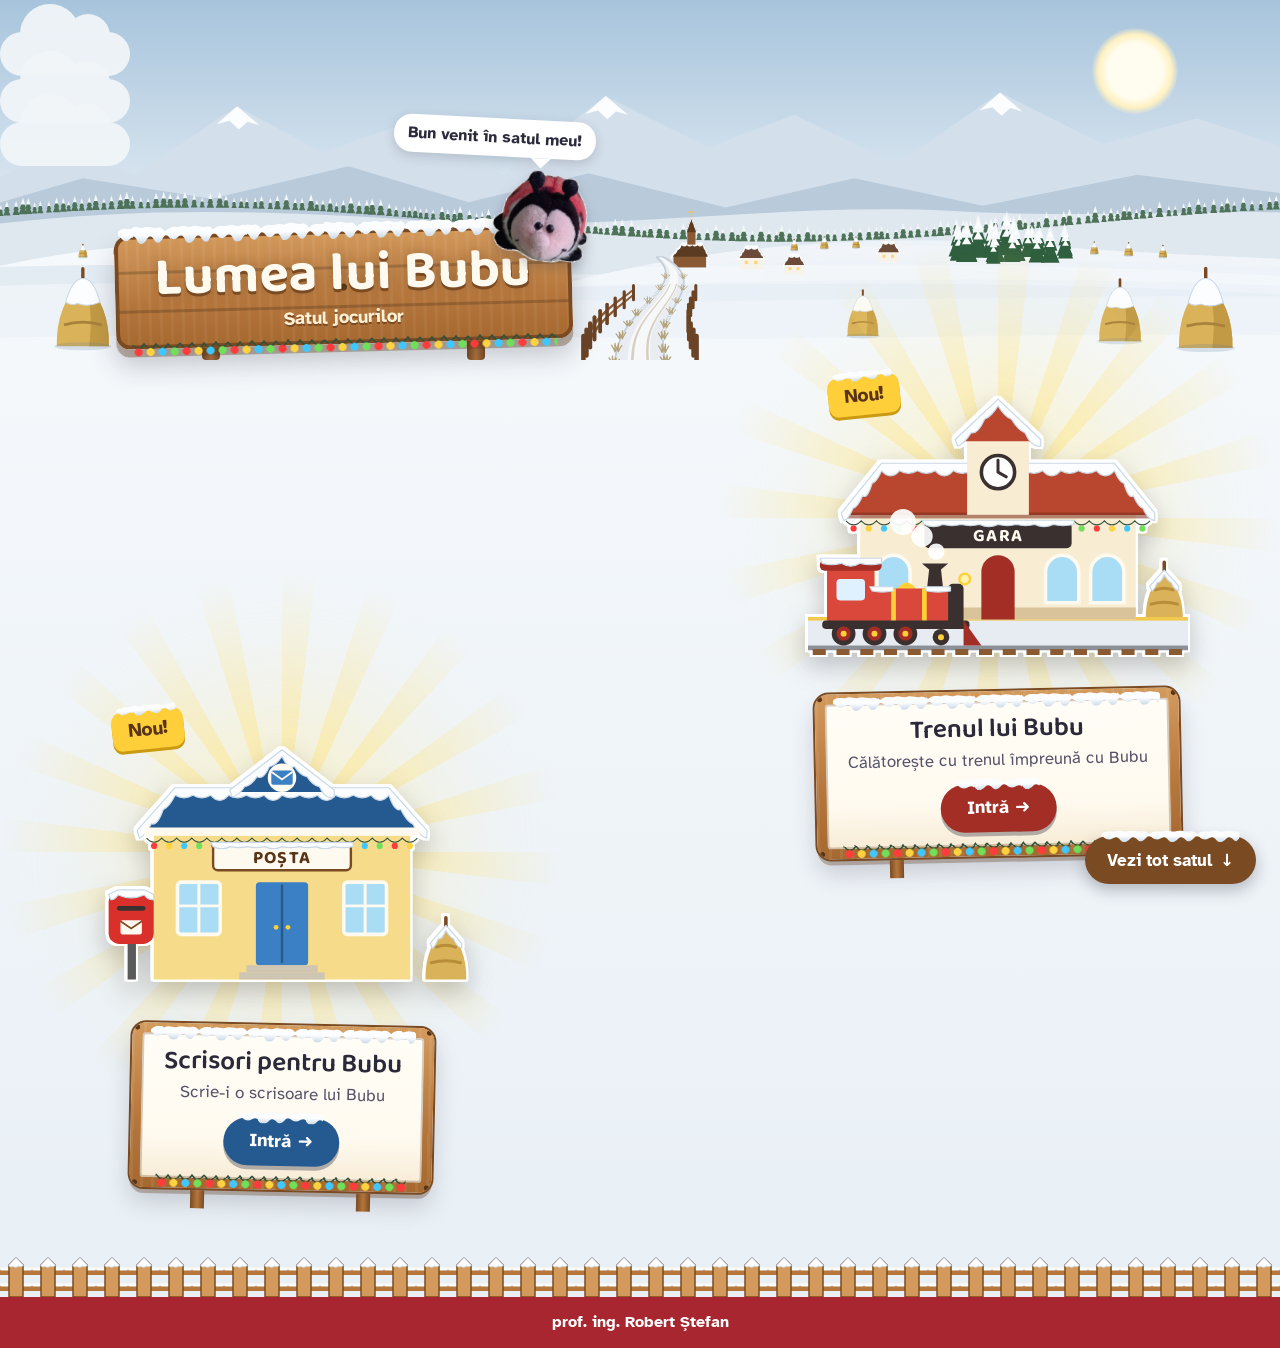
<file: index.html>
<!DOCTYPE html>
<!--
  Home page of "Lumea lui Bubu": a village where every game (or corner of the site) is a building.
  The village: assets/css/village.css; the buildings: data/places.js -> assets/js/buildings.js + assets/css/buildings.css.
-->
<html lang="ro">
<head>
<meta charset="utf-8">
<meta name="viewport" content="width=device-width, initial-scale=1, viewport-fit=cover">
<title>Lumea lui Bubu</title>
<meta name="description" content="Satul lui Bubu, buburuza de pluș: jocuri pentru copii.">
<link rel="icon" href="favicon.ico" sizes="any">
<link rel="icon" href="assets/img/icon-192.png" type="image/png" sizes="192x192">
<link rel="apple-touch-icon" href="assets/img/icon-192.png">
<meta name="theme-color" content="#8fd0f5">
<meta property="og:type" content="website">
<meta property="og:site_name" content="Lumea lui Bubu">
<meta property="og:title" content="Lumea lui Bubu">
<meta property="og:description" content="Satul lui Bubu, buburuza de pluș: jocuri pentru copii.">
<meta property="og:locale" content="ro_RO">
<link rel="preconnect" href="https://fonts.googleapis.com">
<link rel="preconnect" href="https://fonts.gstatic.com" crossorigin>
<link href="https://fonts.googleapis.com/css2?family=Atkinson+Hyperlegible:wght@400;700&family=Baloo+2:wght@500;600;700&display=swap" rel="stylesheet">
<link rel="stylesheet" href="assets/css/village.css">
<link rel="stylesheet" href="assets/css/buildings.css">
<!-- the mode of the village (one for every month: December, January ...): data/modes.js -> assets/js/modes.js -> modes/<name>/mode.css -->
<script src="data/modes.js"></script>
<script src="assets/js/modes.js"></script>
</head>
<body>

<!-- the landscape behind the entrance: sun, clouds and the hills of Bucovina
     (assets/img/landscape.svg, drawn by tools/draw-landscape.py; decoration only) -->
<div class="landscape" aria-hidden="true">
  <span class="landscape__sun"></span>
  <span class="cloud" style="top:9%; --dur:110s; --delay:-30s"></span>
  <span class="cloud" style="top:22%; --dur:140s; --delay:-95s"></span>
  <span class="cloud" style="top:34%; --dur:125s; --delay:-60s"></span>
</div>

<header class="entrance">
  <div class="sign">
    <p class="bubble">Bun venit în satul meu!</p>
    <img class="sign__bubu" src="assets/img/bubu.webp" alt="Bubu, buburuza de pluș" width="320" height="320">
    <div class="sign__board">
      <h1 class="sign__title">Lumea lui Bubu</h1>
      <p class="sign__sub">Satul jocurilor</p>
    </div>
    <div class="sign__posts" aria-hidden="true"></div>
  </div>
</header>

<!-- the buildings of the village (drawn by assets/js/buildings.js from data/places.js) -->
<main class="village" id="village">
</main>

<!-- shows that there are more buildings below (assets/js/scroll-hint.js) -->
<button class="scroll-hint is-gone" id="scroll-hint" type="button" hidden>Vezi tot satul <span class="scroll-hint__arrow" aria-hidden="true">↓</span></button>

<footer class="site-footer">
  <p>prof. ing. Robert Ștefan</p>
</footer>

<script src="data/places.js"></script>
<script src="assets/js/season-shapes.js"></script>
<script src="assets/js/buildings.js"></script>
<script src="assets/js/scenery.js"></script>
<script src="assets/js/road.js"></script>
<script src="assets/js/scroll-hint.js"></script>
</body>
</html>
</file>
<file: assets/css/village.css>
/* =====================================================================
   assets/css/village.css – the VILLAGE: sky, hills, the entrance sign with Bubu, the places of the buildings, the footer.
   The buildings themselves are in assets/css/buildings.css (drawn by assets/js/buildings.js).

   Easy to use for children, parents and grandparents:
     - big, high-contrast texts (Atkinson Hyperlegible was made to be read easily),
     - nothing that works only with a mouse (tablets have no "hover"),
     - every decoration that moves uses only "transform" (cheap for old phones),
       and nothing moves when "reduce motion" is turned on.
   ===================================================================== */

:root {
  --sky-top: #8fd0f5;
  --sky-low: #dff3fc;
  --field: #bfe29a;
  --field-low: #a9d482;
  --ink: #2b2a3a;
  --muted: #55536a;
  --wood: #b5763c;
  --wood-dark: #7a4a22;
  --wood-light: #d39a5c;
  --paper: #fffaf0;
  --road: #efe4cf;
  --road-edge: #d9c7a5;
  --focus: #ffb703;
  /* height of the landscape at the top (sky + hills): it follows the height of the screen,
     so the first row of buildings is seen right away, without scrolling */
  --land-h: clamp(290px, 40vh, 360px);
}

* { box-sizing: border-box; }
html { -webkit-text-size-adjust: 100%; text-size-adjust: 100%; }
body {
  margin: 0;
  min-height: 100vh; min-height: 100dvh;
  display: flex; flex-direction: column;
  font-family: "Atkinson Hyperlegible", "Segoe UI", system-ui, sans-serif;
  font-size: 18px; line-height: 1.4;
  color: var(--ink);
  /* the sky at the top, the field of the village under the hills */
  background: linear-gradient(180deg, var(--sky-top) 0, var(--sky-low) calc(var(--land-h) - 120px), var(--field) var(--land-h), var(--field-low) 100%);
  overflow-x: hidden;
}
h1, h2 { font-family: "Baloo 2", "Atkinson Hyperlegible", sans-serif; }
a:focus-visible, [tabindex]:focus-visible { outline: 5px solid var(--focus); outline-offset: 4px; }

/* ---------- The landscape at the top: sun, clouds and the hills of Bucovina ----------
   assets/img/landscape.svg (tools/draw-landscape.py) does not move; it is "cut" at the sides on narrow screens
   (the middle, with the road and the houses, stays). Only the clouds move, slowly. */
.landscape {
  position: absolute; left: 0; right: 0; top: 0; height: var(--land-h); z-index: 0;
  pointer-events: none; overflow: hidden;
  background: url("../img/landscape.svg") center bottom / cover no-repeat;
}
.landscape__sun {
  position: absolute; right: 8%; top: 28px; width: 86px; height: 86px; border-radius: 50%;
  background: radial-gradient(circle, #fff6b8 0 45%, #ffd84d 60%, rgba(255, 216, 77, 0) 72%);
}
/* the clouds drift very slowly (transform only) */
.cloud {
  position: absolute; display: block; width: 130px; height: 44px;
  background: #fff; border-radius: 40px; opacity: 0.92;
  animation: cloud-drift var(--dur, 90s) linear infinite; animation-delay: var(--delay, 0s);
}
.cloud::before, .cloud::after { content: ""; position: absolute; background: #fff; border-radius: 50%; }
.cloud::before { width: 60px; height: 60px; left: 20px; top: -28px; }
.cloud::after  { width: 44px; height: 44px; left: 66px; top: -18px; }
@keyframes cloud-drift { from { transform: translateX(-200px); } to { transform: translateX(calc(100vw + 60px)); } }

/* ---------- The entrance of the village: a wooden sign with Bubu sitting on it ---------- */
.entrance {
  position: relative; z-index: 2;
  min-height: var(--land-h);
  display: flex; align-items: flex-end; justify-content: center;
  padding: 0 16px;
}
/* wide screens: the sign stands at the left of the road, so the road and the village stay visible */
@media (min-width: 980px) { .entrance { justify-content: flex-start; padding-left: 9vw; } }
.sign { position: relative; display: flex; flex-direction: column; align-items: center; }
/* the board: three planks of wood with nails in the corners */
.sign__board {
  position: relative; z-index: 1;
  padding: clamp(10px, 1.8vh, 16px) clamp(22px, 4vw, 40px) clamp(9px, 1.6vh, 14px);
  border-radius: 14px;
  background:
    radial-gradient(circle, #5a3416 0 3px, transparent 4px) 12px 12px / calc(100% - 24px) calc(100% - 24px) no-repeat,
    linear-gradient(180deg, transparent 0 32%, rgba(0, 0, 0, 0.18) 32% 34%, transparent 34% 66%, rgba(0, 0, 0, 0.18) 66% 68%, transparent 68%),
    repeating-linear-gradient(90deg, rgba(255, 255, 255, 0.05) 0 3px, transparent 3px 11px),
    linear-gradient(180deg, var(--wood-light), var(--wood) 60%, #a5682f);
  box-shadow: inset 0 0 0 4px var(--wood-dark), 0 8px 0 rgba(90, 52, 22, 0.35), 0 16px 26px rgba(43, 42, 58, 0.25);
  text-align: center;
  transform: rotate(-1.5deg);
}
.sign__title {
  margin: 0; font-family: "Baloo 2", "Atkinson Hyperlegible", sans-serif;
  font-weight: 700; font-size: clamp(2rem, min(5.5vw, 6vh), 3.4rem); line-height: 1.05;
  color: var(--paper);
  text-shadow: 0 3px 0 var(--wood-dark), 0 0 12px rgba(90, 52, 22, 0.35);
  letter-spacing: 0.5px;
}
.sign__sub {
  margin: 2px 0 0; font-weight: 700; font-size: clamp(0.95rem, 2.2vw, 1.15rem);
  color: #fff1d6; text-shadow: 0 2px 0 var(--wood-dark);
}
/* the two posts of the sign, going down into the grass */
.sign__posts { display: flex; justify-content: space-between; width: 62%; height: 22px; margin-top: -6px; }
.sign__posts::before, .sign__posts::after {
  content: ""; width: 18px; height: 100%; border-radius: 0 0 4px 4px;
  background: linear-gradient(90deg, var(--wood-dark), var(--wood) 50%, var(--wood-dark));
}
/* Bubu sits on the top right corner of the sign and greets the visitors */
.sign__bubu {
  position: absolute; z-index: 2; right: -18px; top: -62px;
  width: clamp(70px, min(10vw, 11vh), 96px); height: auto;
  filter: drop-shadow(0 6px 6px rgba(43, 42, 58, 0.25));   /* static picture: a filter costs nothing here */
  transform: rotate(8deg);
}
.bubble {
  position: absolute; z-index: 3; right: -24px; top: -112px;
  margin: 0; padding: 8px 14px; border-radius: 18px;
  background: #fff; color: var(--ink);
  font-weight: 700; font-size: 1rem; white-space: nowrap;
  box-shadow: 0 4px 12px rgba(43, 42, 58, 0.18);
  transform: rotate(3deg);
}
.bubble::after {   /* the little tail of the speech bubble, towards Bubu */
  content: ""; position: absolute; right: 44px; bottom: -10px;
  border: 10px solid transparent; border-top-color: #fff; border-bottom: 0;
}

/* ---------- The village: the buildings stand along a country road that winds down the middle ----------
   One building on the left, the next one on the right, a little lower, and so on (assets/js/buildings.js
   marks them .place--left / .place--right). The road (assets/js/road.js) passes between them,
   with a little path to every door. On phones held upright there is no room in the middle:
   the buildings move a little to the left / right and the road winds along the free side. */
.village {
  --w: 38%;            /* width of a building with its name */
  --side: 3%;          /* distance from the edge of the screen */
  --overlap: 170px;    /* how much a building goes up next to the previous one (the zig-zag) */
  position: relative; z-index: 1;
  width: 100%; max-width: 1500px; margin: 0 auto; flex: 1;
  display: flex; flex-direction: column;
  padding: 10px 0 clamp(70px, 10vh, 110px);
}
.village > .place { width: var(--w); }
.village > .place--left  { margin-left: var(--side); }
.village > .place--right { margin-left: calc(100% - var(--w) - var(--side)); }
.village > .place + .place { margin-top: calc(var(--overlap) * -1); }
@media (max-width: 1050px) { .village { --w: 41%; --side: 1.5%; --overlap: 150px; } }
@media (max-width: 640px)  {
  .village { --w: 82%; --side: 0%; --overlap: -34px; }   /* no overlap: one under the other, 34px apart */
}
/* phones held upright: there is no room next to the buildings, so under the last game there is a meadow
   with the rest of the village and the things of the month (fir trees, fruit trees, snowdrops, flowers, children ...) */
@media (max-width: 640px) and (orientation: portrait) {
  .village { padding-bottom: clamp(260px, 48vh, 420px); }
}
@media (orientation: landscape) and (max-height: 520px) { .village { --w: 41%; --overlap: 110px; } }

/* the country road and what stands next to it (drawn by assets/js/road.js; the colors of the road
   are the ones of the road in assets/img/landscape.svg, so the two look like one road) */
.village-road { position: absolute; left: 0; top: 0; width: 100%; z-index: 0; pointer-events: none; overflow: visible; }
/* the things of the village are a little paler than the buildings of the games */
.village-road .vr-scenery { opacity: 0.82; }
.village-road .vr-shadow { fill: rgba(60, 80, 30, 0.22); }
.village-road .vr-sign-post { fill: #8a5a32; }
.village-road .vr-sign-board { stroke: #fffaf0; stroke-width: 2; stroke-linejoin: round; }
.village-road .vr-sign-arrow { fill: none; stroke: #fff; stroke-width: 2.5; stroke-linecap: round; stroke-linejoin: round; }
.village-road .vr-ground-shadow { fill: rgba(70, 100, 40, 0.2); }
.village-road .vr-earth { fill: #dcc196; stroke: #b98f5a; stroke-width: 3; stroke-linejoin: round; }
.village-road .vr-earth--open { stroke: none; }
.village-road .vr-rim { fill: none; stroke: #b98f5a; stroke-width: 3; stroke-linecap: round; stroke-linejoin: round; }
.village-road .vr-light { fill: #e8d4ab; }
.village-road .vr-rut { fill: none; stroke: #c4a06a; stroke-width: 3; stroke-linecap: round; opacity: 0.5; }
.village-road .vr-border-stone { fill: #cfc4b2; stroke: #a99a83; stroke-width: 1; }
.village-road .vr-pebble { fill: #c2a77a; }
.village-road .vr-tuft { fill: none; stroke: #6aa84a; stroke-width: 2; stroke-linecap: round; }
.village-road .vr-flower { fill: #fff; }
.village-road .vr-flower--2 { fill: #ffe066; }
.village-road .vr-flower--3 { fill: #ff9eb5; }

/* the life of the village in the free places (drawn by assets/js/scenery.js) */
.village-road .sc-shadow { fill: rgba(60, 80, 30, 0.2); }
.village-road .sc-trunk { fill: #7a4a22; }
.village-road .sc-leaf { fill: #4f9a3e; }
.village-road .sc-leaf-light { fill: #63ad4a; }
.village-road .sc-leaf-small { fill: #4f9a3e; }
.village-road .sc-apple circle { fill: #d9302b; }
.village-road .sc-fir { fill: #2f6e35; }
.village-road .sc-fir-light { fill: #3f8a42; }
.village-road .sc-legs { stroke: #3b3030; stroke-width: 2.5; stroke-linecap: round; }
.village-road .sc-legs-thick { stroke: #3b3030; stroke-width: 4; stroke-linecap: round; }
.village-road .sc-wool circle { fill: #fbfaf5; stroke: #d9d6cb; stroke-width: 1; }
.village-road .sc-face { fill: #3b3030; }
.village-road .sc-eye { fill: #fff; }
.village-road .sc-cow { fill: #fbfaf5; stroke: #cfc9bb; stroke-width: 1; }
.village-road .sc-spot { fill: #3b3030; }
.village-road .sc-muzzle { fill: #f2b8b0; }
.village-road .sc-tail { fill: none; stroke: #3b3030; stroke-width: 2; stroke-linecap: round; }
.village-road .sc-horn { stroke: #e6d6b0; stroke-width: 2.5; stroke-linecap: round; }
.village-road .sc-cow .sc-eye, .village-road .sc-cow ~ .sc-eye { fill: #3b3030; }
.village-road .sc-hen { fill: #fbfaf5; stroke: #d9d6cb; stroke-width: 0.8; }
.village-road .sc-hen-brown { fill: #b36a32; }
.village-road .sc-hen-leg { stroke: #e0a020; stroke-width: 1.5; }
.village-road .sc-beak { fill: #f0a020; }
.village-road .sc-comb { fill: #d9302b; stroke: #d9302b; stroke-width: 1.5; }
.village-road .sc-pond-edge { fill: #a7cf7f; }
.village-road .sc-water { fill: #8ccbe8; }          /* the January mode turns it to ice */
.village-road .sc-stone { fill: #a39b8e; }
.village-road .sc-ripple { fill: none; stroke: #c9e9f7; stroke-width: 2; stroke-linecap: round; }
.village-road .sc-duck { fill: #fbfaf5; }
.village-road .sc-reed { stroke: #5f9a3a; stroke-width: 2.5; stroke-linecap: round; }
.village-road .sc-cattail { stroke: #7a4a22; stroke-width: 4.5; stroke-linecap: round; }
.village-road .sc-plank { fill: #8a5a32; }
.village-road .sc-hive-yellow { fill: #f2c84b; }
.village-road .sc-hive-blue { fill: #5b9bd5; }
.village-road .sc-hive-red { fill: #d9534f; }
.village-road .sc-hive-roof { fill: #7a4a22; }
.village-road .sc-ink { fill: #3b3030; }
.village-road .sc-bee { fill: #3b3030; }
.village-road .sc-hay { fill: #d9b25a; }
.village-road .sc-hay-dark { fill: #c29a45; }
.village-road .sc-hay-line { fill: none; stroke: #b88d3a; stroke-width: 2; stroke-linecap: round; }
.village-road .sc-cart { fill: #8a5a32; }
.village-road .sc-shaft { stroke: #8a5a32; stroke-width: 3.5; stroke-linecap: round; }
.village-road .sc-wheel { fill: none; stroke: #6b4426; stroke-width: 3.5; }
.village-road .sc-spoke { stroke: #6b4426; stroke-width: 2; }
.village-road .sc-post { fill: none; stroke: #7a4a22; stroke-width: 4; stroke-linecap: round; }
.village-road .sc-shirt { fill: #d9534f; }
.village-road .sc-straw { stroke: #e3c169; stroke-width: 3; stroke-linecap: round; }
.village-road .sc-sack { fill: #e8d3a2; }
.village-road .sc-hat { fill: #5a3416; stroke: #5a3416; stroke-width: 2.5; stroke-linejoin: round; }
.village-road .sc-stem { stroke: #4f8a32; stroke-width: 2.5; }
.village-road .sc-stem-thin { fill: none; stroke: #4f8a32; stroke-width: 1.6; stroke-linecap: round; }
.village-road .sc-petals { fill: #ffcf3a; stroke: #f0a020; stroke-width: 2; stroke-dasharray: 2 2; }
.village-road .sc-seeds { fill: #6b4426; }
.village-road .sc-cross { fill: none; stroke: #8a5a32; stroke-width: 5; stroke-linecap: round; }
.village-road .sc-roof-small { fill: #5b3b22; }
.village-road .sc-icon { fill: #e9c46a; }
.village-road .sc-soil { fill: #b98a5a; }
.village-road .sc-sprout { fill: #7cc35a; }
.village-road .sc-cabbage { fill: #5a9e3e; }
.village-road .sc-pole { stroke: #7a4a22; stroke-width: 4; stroke-linecap: round; }
.village-road .sc-nest { fill: #9a6a3a; }
.village-road .sc-stork { fill: #fbfaf5; }
.village-road .sc-stork-neck { fill: none; stroke: #fbfaf5; stroke-width: 4; stroke-linecap: round; }
.village-road .sc-stork-beak { fill: #e8572a; }
.village-road .sc-log { fill: #a8693a; }
.village-road .sc-log-ring { fill: #e3c08f; }
.village-road .sc-house-wall { fill: #f7f3ea; stroke: #ddd5c3; stroke-width: 1; }
.village-road .sc-house-roof { fill: #6b4a3a; }
.village-road .sc-house-ridge { stroke: #4e3428; stroke-width: 3; stroke-linecap: round; }
.village-road .sc-house-base { fill: #8fb7d9; }
.village-road .sc-house-window { fill: #bfe0f5; stroke: #2f6db0; stroke-width: 2; }
.village-road .sc-house-cross { stroke: #2f6db0; stroke-width: 1.5; }
.village-road .sc-house-door { fill: #6b4426; }
.village-road .sc-house-band { stroke: #2f6db0; stroke-width: 2.5; }
.village-road .sc-house-post { stroke: #8a5a32; stroke-width: 2.5; }
.village-road .sc-mill { fill: #b07a45; stroke: #7a4a22; stroke-width: 1.5; }
.village-road .sc-mill-roof { fill: #5b3b22; }
.village-road .sc-sail-arm { stroke: #6b4426; stroke-width: 2.5; }
.village-road .sc-sail { fill: #f3ead7; stroke: #a8936f; stroke-width: 1; }
.village-road .sc-horse { fill: #8a5532; }
.village-road .sc-horse-leg { stroke: #6b3f22; stroke-width: 4; stroke-linecap: round; }
.village-road .sc-mane { fill: #3b2a20; }
.village-road .sc-horse-tail { fill: none; stroke: #3b2a20; stroke-width: 3.5; stroke-linecap: round; }
.village-road .sc-kennel { fill: #c7884f; stroke: #7a4a22; stroke-width: 1.5; }
.village-road .sc-kennel-roof { fill: #b9472f; }
.village-road .sc-dog { fill: #e3b67a; }
.village-road .sc-dog-ear { fill: none; stroke: #a8763f; stroke-width: 3; stroke-linecap: round; }
.village-road .sc-dog-tail { fill: none; stroke: #e3b67a; stroke-width: 3; stroke-linecap: round; }
.village-road .sc-bench { fill: #9a6a3a; }
.village-road .sc-bench-leg { stroke: #6b4426; stroke-width: 2.5; stroke-linecap: round; }
.village-road .sc-line { fill: none; stroke: #8a8f98; stroke-width: 1.2; }
.village-road .sc-ie { fill: #fbfaf5; stroke: #d9d6cb; stroke-width: 1; }
.village-road .sc-embroidery { fill: none; stroke: #d9302b; stroke-width: 1.8; stroke-dasharray: 2 1.5; }
.village-road .sc-embroidery--2 { stroke: #2f2a6a; }
.village-road .sc-rabbit { fill: #b8a48c; }
.village-road .sc-tail-white { fill: #fff; }
.village-road .sc-stalk { fill: #f3ead7; }
.village-road .sc-cap { fill: #d9302b; }
.village-road .sc-dot { fill: #fff; }
.village-road .sc-wing-1 { fill: #ffcf3a; }
.village-road .sc-wing-2 { fill: #ff9eb5; }
.village-road .sc-wing-3 { fill: #8fb8ff; }
.village-road .sc-ink-line { stroke: #3b3030; stroke-width: 1.4; stroke-linecap: round; }
.village-road .sc-flower-white { fill: #fff; }
.village-road .sc-flower-yellow { fill: #ffe066; }
.village-road .sc-flower-pink { fill: #ff9eb5; }
.village-road .sc-flower-blue { fill: #8fb8ff; }
.village-road .sc-snowman { fill: #fbfdff; stroke: #c9d8e6; stroke-width: 1; }
.village-road .sc-twig { fill: none; stroke: #6b4426; stroke-width: 2; stroke-linecap: round; }
.village-road .sc-scarf { fill: #d9302b; }
.village-road .sc-carrot { fill: #f08a24; }

/* ---------- The seasonal shapes (assets/js/season-shapes.js): snow, lights, ornaments and the snowman ----------
   They are drawn with the buildings and the things of the village, but hidden here;
   a mode of the page (modes/<name>/mode.css) shows the ones it needs and gives them their colors. */
.snow, .lights, .ornaments, .bow, .village-road .sc-item--snowman { display: none; }
.snow { fill: #fbfdff; stroke: #c9d8e6; stroke-width: 1; stroke-linejoin: round; }
.lights__wire { fill: none; stroke: #3b3030; stroke-width: 1; }
.bulb--1 { fill: #ff4d4d; }
.bulb--2 { fill: #ffd23f; }
.bulb--3 { fill: #4dd2ff; }
.bulb--4 { fill: #7ee06a; }
.tree-star { fill: #ffd23f; stroke: #e0a020; stroke-width: 1; stroke-linejoin: round; }
.bow__white { fill: #ffffff; stroke: #c8202a; stroke-width: 0.8; }
.bow__red { fill: #d6202a; }
.bow__string { fill: none; stroke: #ffffff; stroke-width: 2.2; stroke-linecap: round; }
.bow__twist { fill: none; stroke: #d6202a; stroke-width: 2.2; stroke-dasharray: 2 2; }
/* the patches of the season in the free places of the village (assets/js/scenery.js, drawn only when a mode asks for them):
   snowdrops, spring flowers, puddles, sheaves of wheat, watermelons, pumpkins, fallen leaves, insects, children, sleds, corn, baskets */
.village-road .sc-sd-green, .village-road .sc-bl-green { fill: none; stroke: #4f9a3e; stroke-width: 1.6; stroke-linecap: round; }
.village-road .sc-sd-bell { fill: #ffffff; stroke: #b9c7b0; stroke-width: 0.6; }
.village-road .sc-bl-red { fill: #e8413a; }
.village-road .sc-bl-yellow { fill: #ffd23f; }
.village-road .sc-bl-pink { fill: #ff8fb5; }
.village-road .sc-bl-purple { fill: #a36be0; }
.village-road .sc-bl-white { fill: #ffffff; }
.village-road .sc-bl-blue { fill: #6aa8ff; }
.village-road .sc-bl-center { fill: #f0a020; }
.village-road .sc-puddle { fill: #8fb9d6; }
.village-road .sc-puddle-shine { fill: none; stroke: #e3f2fb; stroke-width: 1.6; stroke-linecap: round; }
.village-road .sc-bee { fill: #ffcf3a; }
.village-road .sc-bee-stripe { stroke: #3b3030; stroke-width: 1.2; }
.village-road .sc-bug-wing { fill: rgba(255, 255, 255, 0.85); stroke: #b9c7d4; stroke-width: 0.5; }
.village-road .sc-bug-ink { fill: #3b3030; }
.village-road .sc-ladybug { fill: #e3262b; }
.village-road .sc-ladybug-line { stroke: #3b3030; stroke-width: 0.6; }
.village-road .sc-child-limb { fill: none; stroke: #e8b48f; stroke-width: 2; stroke-linecap: round; }
.village-road .sc-child-skin { fill: #f3c9a6; }
.village-road .sc-child-hair { fill: #6b4426; }
.village-road .sc-child-string { fill: none; stroke: #8a8f98; stroke-width: 0.6; }
.village-road .sc-child-hat, .village-road .sc-child-bag { display: none; }
.village-road .sc-wheat { fill: #e8c25a; stroke: #c99a35; stroke-width: 0.8; }
.village-road .sc-wheat-band { stroke: #a8762c; stroke-width: 1.6; }
.village-road .sc-wheat-ears { stroke: #d9ad45; stroke-width: 1.4; stroke-linecap: round; }
.village-road .sc-melon { fill: #3f8a3a; }
.village-road .sc-melon-stripe { fill: none; stroke: #2a5f2a; stroke-width: 1.2; }
.village-road .sc-melon-rind { fill: #3f8a3a; }
.village-road .sc-melon-red { fill: #ec4a4a; }
.village-road .sc-pumpkin { fill: #f08a24; }
.village-road .sc-pumpkin-rib { fill: none; stroke: #c96a12; stroke-width: 1.2; }
.village-road .sc-pumpkin-stem { fill: none; stroke: #5f7a2a; stroke-width: 2; stroke-linecap: round; }
.village-road .sc-sled-runner { fill: none; stroke: #7a4a22; stroke-width: 1.6; stroke-linecap: round; }
.village-road .sc-sled-seat { fill: #c0392b; }
.village-road .sc-sled-rope { fill: none; stroke: #8a8f98; stroke-width: 0.8; }
.village-road .sc-sled-scarf { stroke: #ffd23f; stroke-width: 1.8; stroke-linecap: round; }
.village-road .sc-corn { fill: #d9c08a; stroke: #b39461; stroke-width: 0.8; stroke-linejoin: round; }
.village-road .sc-corn-line { fill: none; stroke: #b39461; stroke-width: 1; stroke-linecap: round; }
.village-road .sc-cob { fill: #f2c13c; stroke: #d9a020; stroke-width: 0.6; }
.village-road .sc-basket { fill: #c08a4a; stroke: #8a5a2a; stroke-width: 0.8; }
.village-road .sc-basket-weave { stroke: #8a5a2a; stroke-width: 0.8; }
.village-road .sc-basket-handle { fill: none; stroke: #8a5a2a; stroke-width: 1.6; stroke-linecap: round; }
.village-road .sc-apple-red { fill: #d9302b; }
.village-road .sc-grapes { fill: #7b4ab0; }
.village-road .sc-fallen--1 { fill: #e8892a; }
.village-road .sc-fallen--2 { fill: #d9532b; }
.village-road .sc-fallen--3 { fill: #f2c13c; }
.village-road .sc-fallen--4 { fill: #a8692e; }

/* ---------- "Vezi tot satul": a button at the bottom of the screen that shows there is more below ----------
   shown by assets/js/scroll-hint.js only while the page is at the top and something is hidden below;
   a tap scrolls to the next buildings */
.scroll-hint {
  position: fixed; z-index: 20; left: 50%; bottom: calc(16px + env(safe-area-inset-bottom, 0px));
  display: inline-flex; align-items: center; gap: 8px;
  min-height: 48px; padding: 10px 22px; border: 0; border-radius: 999px;
  background: var(--wood-dark); color: #fff;
  font: 700 1.05rem "Atkinson Hyperlegible", system-ui, sans-serif;
  box-shadow: 0 6px 16px rgba(43, 42, 58, 0.3);
  cursor: pointer;
  transform: translateX(-50%);
  transition: opacity 0.3s, transform 0.3s;
}
.scroll-hint[hidden] { display: none; }
.scroll-hint.is-gone { opacity: 0; transform: translate(-50%, 20px); pointer-events: none; }
/* wide screens: in the bottom right corner, where it does not cover a building */
@media (min-width: 641px) {
  .scroll-hint { left: auto; right: 24px; transform: none; }
  .scroll-hint.is-gone { transform: translateY(20px); }
}
.scroll-hint__arrow { display: inline-block; animation: hint-bounce 1.4s ease-in-out infinite; }
@keyframes hint-bounce { 0%, 100% { transform: translateY(-2px); } 50% { transform: translateY(4px); } }

/* ---------- Things falling over the page: snowflakes, petals, leaves ...
   made by assets/js/modes.js only when a mode asks for them (--falling-count in modes/<name>/mode.css);
   the mode also says how they look (.falling__item, .falling__item--big).
   Each one moves only with "transform" (done by the graphics card), in one of three gentle zig-zags. ---------- */
.falling {
  position: fixed; top: 0; left: 0; right: 0; bottom: 0; z-index: 15;
  pointer-events: none; overflow: hidden; contain: strict;
}
.falling__item {
  position: absolute; top: -24px; display: block;
  border-radius: 50%; background: #fff;
  animation: falling-1 12s linear infinite;
}
.falling__item--2 { animation-name: falling-2; }
.falling__item--3 { animation-name: falling-3; }
@keyframes falling-1 {
  0% { transform: translate3d(0, 0, 0); }
  25% { transform: translate3d(16px, 27vh, 0); }
  50% { transform: translate3d(-6px, 54vh, 0); }
  75% { transform: translate3d(14px, 81vh, 0); }
  100% { transform: translate3d(0, calc(100vh + 48px), 0); }
}
@keyframes falling-2 {
  0% { transform: translate3d(0, 0, 0); }
  30% { transform: translate3d(-18px, 32vh, 0); }
  60% { transform: translate3d(4px, 64vh, 0); }
  100% { transform: translate3d(-12px, calc(100vh + 48px), 0); }
}
@keyframes falling-3 {
  0% { transform: translate3d(0, 0, 0); }
  20% { transform: translate3d(8px, 21vh, 0); }
  45% { transform: translate3d(22px, 48vh, 0); }
  70% { transform: translate3d(6px, 75vh, 0); }
  100% { transform: translate3d(18px, calc(100vh + 48px), 0); }
}

/* ---------- Footer: a wooden fence and the name of the teacher ---------- */
.site-footer {
  position: relative; z-index: 1; margin-top: auto;
  background: #6d9e45; color: #fff;
  text-align: center; font-weight: 700; font-size: 1rem;
  padding: 14px 16px calc(14px + env(safe-area-inset-bottom, 0px));
}
.site-footer::before {   /* the wooden fence on top of the footer: one picket + two rails, repeated */
  content: ""; position: absolute; left: 0; right: 0; bottom: 100%; height: 40px;
  background: url("data:image/svg+xml,%3Csvg xmlns='http://www.w3.org/2000/svg' viewBox='0 0 32 40'%3E%3Crect x='0' y='12' width='32' height='6' fill='%23b5763c'/%3E%3Crect x='0' y='28' width='32' height='6' fill='%23b5763c'/%3E%3Cpath d='M9 40 V8 L16 1 L23 8 V40 Z' fill='%23d39a5c' stroke='%237a4a22' stroke-width='1.5'/%3E%3C/svg%3E") repeat-x left bottom / 32px 40px;
  pointer-events: none;
}
.site-footer p { margin: 0; }

/* ---------- Phones held upright ---------- */
@media (max-width: 600px) {
  :root { --land-h: 300px; }
  body { font-size: 17px; }
  .landscape__sun { width: 56px; height: 56px; right: 6%; top: 16px; }
  .sign__bubu { right: -6px; top: -58px; }
  .bubble { right: 4px; top: -94px; font-size: 0.95rem; }
}

/* ---------- Phones turned sideways: a short screen, so a small sign on the left
   and the first buildings visible without scrolling ---------- */
@media (orientation: landscape) and (max-height: 520px) {
  :root { --land-h: 190px; }
  .landscape__sun { width: 46px; height: 46px; top: 8px; }
  .entrance { justify-content: flex-start; padding-left: 6vw; }
  .sign__title { font-size: 1.7rem; }
  .sign__sub { font-size: 0.85rem; }
  .sign__board { padding: 7px 22px 6px; }
  .sign__posts { height: 12px; }
  .sign__bubu { width: 56px; right: -30px; top: -34px; }
  .cloud { zoom: 0.7; }                     /* smaller clouds (zoom: the animation already uses transform) */
  .cloud:nth-of-type(4) { display: none; }  /* the lowest cloud would cover the road */
  .bubble { display: none; }
  .village { padding-top: 0; }
  .scroll-hint { bottom: 10px; right: 14px; min-height: 42px; padding: 7px 18px; font-size: 0.95rem; }
}

@media (prefers-reduced-motion: reduce) {
  *, *::before, *::after { animation: none !important; transition: none !important; }
}
@media print {
  .landscape, .scroll-hint, .falling { display: none; }
  body { background: #fff; }
}
</file>
<file: assets/css/buildings.css>
/* =====================================================================
   assets/css/buildings.css – the BUILDINGS of the village (drawn by assets/js/buildings.js).

   Every building is a card: the drawing, a piece of country road under it (the pieces of one row
   join into one road), then the name, one line and a big "Intră" button.
   The whole card is a link, and the button shows it clearly (also for parents and grandparents).
   ===================================================================== */

/* ---------- Colors of a building: --main, --dark, --light ---------- */
.place { --main: #d9483b; --dark: #a22e25; --light: #f6c9b8; }
.place--blue   { --main: #3b7fc4; --dark: #255a91; --light: #cfe3f6; }
.place--green  { --main: #3f9a4a; --dark: #2a6d33; --light: #d4ecc9; }
.place--yellow { --main: #e8b21c; --dark: #b07f00; --light: #fbecb5; }
.place--orange { --main: #e9782a; --dark: #b5520f; --light: #fbd9bd; }
.place--pink   { --main: #e0608f; --dark: #ad3963; --light: #f9d3e1; }
.place--teal   { --main: #1fa094; --dark: #12716a; --light: #c8eeea; }
.place--purple { --main: #8a5cc8; --dark: #5f3c96; --light: #e4d6f6; }

/* ---------- The parts of the drawings ---------- */
.place .b-main  { fill: var(--main); }
.place .b-dark  { fill: var(--dark); }
.place .b-light { fill: var(--light); }
.place .b-ink   { fill: #3b3030; }
.place .b-gold  { fill: #ffcf3a; }
.place .b-paper { fill: #fffaf0; }
.place .b-wall  { fill: #f8ecd2; }
.place .b-wall-base { fill: #d9c39b; }
.place .b-wall-post { fill: #f6dc8a; }
.place .b-roof  { fill: #b9472f; }
.place .b-roof-edge { fill: #7d2d1d; opacity: 0.55; }
.place .b-roof-wood { fill: #5b3b22; }
.place .b-cornice { fill: #fffaf0; }
.place .b-glass { fill: #a9dcf5; stroke: #fffaf0; stroke-width: 3; }
.place .b-glass-light { fill: #dff1ff; }
.place .b-window-warm { fill: #ffe7a1; stroke: #fffaf0; stroke-width: 2; }
.place .b-frame-wood { stroke: #7a4a22; stroke-width: 3; }
.place .b-window-bars { stroke: #7a4a22; stroke-width: 2.5; fill: none; }
.place .b-window-bars-light { stroke: #fffaf0; stroke-width: 2.5; fill: none; }
.place .b-number { font-family: "Baloo 2", sans-serif; font-weight: 700; fill: #7a4a22; }
.place .b-door  { fill: var(--dark); }
.place .b-door-wood { fill: #6b3f1e; }
.place .b-door-line { stroke: rgba(0, 0, 0, 0.3); stroke-width: 2; }
.place .b-board { fill: #fffaf0; stroke: #7a4a22; stroke-width: 2; }
.place .b-board-dark { fill: #3b3030; }
.place .b-board-text { font-family: "Baloo 2", sans-serif; font-weight: 700; fill: #5a3416; letter-spacing: 1px; }
.place .b-board-text--light { fill: #fffaf0; }
.place .b-clock { fill: #fff; stroke: #3b3030; stroke-width: 3; }
.place .b-clock-hands { stroke: #3b3030; stroke-width: 2.5; stroke-linecap: round; fill: none; }
.place .b-platform { fill: #d8d1c3; }
.place .b-platform-edge { fill: #f2c94c; }
.place .b-rail { fill: #8b9099; }
.place .b-sleeper { fill: #8a5a32; }
.place .b-steam { fill: #fff; opacity: 0.92; }
.place .b-lamp { fill: #fff3b0; stroke: #ffcf3a; stroke-width: 2; }
.place .b-chimney { fill: #9a5b3c; }
.place .b-trunk { fill: #7a4a22; }
.place .b-pine { fill: #2f6e35; }
.place .b-pine-light { fill: #3f8a42; }
.place .b-bush { fill: #4f9a3e; }
.place .b-bush-light { fill: #65b04c; }
.place .b-logs { fill: #a8693a; }
.place .b-log-line { stroke: #7a4a22; stroke-width: 2; }
.place .b-gable { fill: #c7884f; }
.place .b-mountain { fill: #a9bfd2; }
.place .b-mountain-far { fill: #c3d3e0; }
.place .b-snowcap { fill: #fff; }
.place .b-strap { stroke: var(--dark); stroke-width: 2.5; fill: none; }
.place .b-trail { fill: #fff; stroke: #7a4a22; stroke-width: 2; }
.place .b-trail-mark { fill: #d9302b; }
.place .b-envelope-flap { stroke: #fffaf0; stroke-width: 1.6; fill: none; }
.place .b-envelope-flap-dark { stroke: #7a4a22; stroke-width: 1.4; fill: none; }
.place .b-step { fill: #cfc5b3; }
.place .b-post-pole { fill: #5a5a5a; }
.place .b-mailbox { fill: #d9302b; }
.place .b-hay { fill: #d9b25a; }
.place .b-hay-line { stroke: #b88d3a; stroke-width: 2.5; fill: none; stroke-linecap: round; }
.place .b-hay-pole { stroke: #7a4a22; stroke-width: 3; stroke-linecap: round; }
.place .b-path { fill: #d8bb8a; }
.place .b-tracks { fill: #6b4a2e; opacity: 0.55; }

/* ---------- The card ---------- */
.place {
  position: relative; z-index: 1; display: flex; flex-direction: column; align-items: stretch;
  text-decoration: none; color: var(--ink);
  -webkit-tap-highlight-color: transparent;
}
.place:focus-visible { outline: 5px solid var(--focus); outline-offset: -5px; border-radius: 18px; }
/* the drawing; a little path leads from the country road to its door (assets/js/road.js) */
.place__scene { position: relative; display: flex; justify-content: center; padding: 0 8px; }
.place__svg { display: block; width: 100%; max-width: 380px; height: auto; aspect-ratio: 320 / 240; overflow: visible; }
.place__svg { transition: transform 0.2s ease; transform-origin: 50% 100%; }
@media (hover: hover) { a.place:hover .place__svg { transform: translateY(-4px) scale(1.02); } }

/* a game that can be played stands out from the village, so the eye goes to it first:
   - rays of sun turning slowly behind the drawing (a big, soft picture; only transform moves)
   - a white edge around the drawing, like a sticker on the page (a static filter: drawn once)
   - the steam of the train rises from the chimney (.b-puff) (only transform / opacity)
   With "reduce motion" the rays and the steam stand still. */
a.place .place__scene::before {
  content: ""; position: absolute; z-index: -1; left: 50%; top: 52%;
  width: min(150%, 560px); aspect-ratio: 1; margin-left: calc(min(150%, 560px) / -2); translate: 0 -50%;
  border-radius: 50%; pointer-events: none;
  background:
    radial-gradient(closest-side, rgba(255, 246, 200, 0.75), rgba(255, 236, 160, 0.35) 45%, rgba(255, 236, 160, 0) 100%),
    repeating-conic-gradient(rgba(255, 224, 110, 0.55) 0 7deg, rgba(255, 224, 110, 0) 7deg 18deg);
  -webkit-mask: radial-gradient(closest-side, #000 30%, transparent 100%);
  mask: radial-gradient(closest-side, #000 30%, transparent 100%);
  animation: place-rays 60s linear infinite;
}
@keyframes place-rays { to { transform: rotate(1turn); } }
a.place .place__svg {
  filter: drop-shadow(2.5px 0 0 #fff) drop-shadow(-2.5px 0 0 #fff) drop-shadow(0 2.5px 0 #fff) drop-shadow(0 -2.5px 0 #fff)
    drop-shadow(0 10px 12px rgba(43, 42, 58, 0.25));
}
a.place .b-puff { transform-box: fill-box; transform-origin: center; animation: steam-puff 2.4s ease-out infinite; }
a.place .b-puff--2 { animation-delay: -0.8s; }
a.place .b-puff--3 { animation-delay: -1.6s; }
@keyframes steam-puff {
  0% { transform: translate(14px, 14px) scale(0.5); opacity: 0; }
  25% { opacity: 0.95; }
  100% { transform: translate(-10px, -16px) scale(1.25); opacity: 0; }
}

/* the name, one line and the button, on a notice board of the village under the building:
   a sheet of paper in a wooden frame with a nail in every corner, standing on two posts in the grass
   (like the entrance sign); the paper keeps the text easy to read over the village */
.place__info {
  --frame: 10px;
  position: relative;
  align-self: center;
  display: flex; flex-direction: column; align-items: center; text-align: center;
  margin-top: 36px; margin-bottom: 18px; padding: 14px 22px 14px; max-width: calc(100% - 16px);   /* room for the path to the door (assets/js/road.js) */
  border: var(--frame) solid transparent; border-radius: 14px;
  background:
    radial-gradient(circle, #5a3416 0 2.2px, transparent 2.9px) left top / var(--frame) var(--frame) no-repeat border-box,
    radial-gradient(circle, #5a3416 0 2.2px, transparent 2.9px) right top / var(--frame) var(--frame) no-repeat border-box,
    radial-gradient(circle, #5a3416 0 2.2px, transparent 2.9px) left bottom / var(--frame) var(--frame) no-repeat border-box,
    radial-gradient(circle, #5a3416 0 2.2px, transparent 2.9px) right bottom / var(--frame) var(--frame) no-repeat border-box,
    linear-gradient(180deg, #fffdf6, var(--paper) 70%, #f7ecd6) padding-box,
    repeating-linear-gradient(90deg, rgba(255, 255, 255, 0.07) 0 3px, transparent 3px 11px) border-box,
    linear-gradient(180deg, var(--wood-light), var(--wood) 60%, #a5682f) border-box;
  box-shadow: 0 0 0 2px var(--wood-dark), inset 0 0 0 2px rgba(90, 52, 22, 0.25),
    0 6px 0 rgba(90, 52, 22, 0.3), 0 14px 24px rgba(43, 42, 58, 0.2);
}
/* the boards lean a little, each to its side of the road, like the entrance sign */
.place--right .place__info { transform: rotate(-1.2deg); }
.place--left .place__info { transform: rotate(1.2deg); }
/* the two posts of the board, going down into the grass */
.place__posts {
  position: absolute; left: 18%; right: 18%; top: calc(100% + var(--frame) + 2px); height: 18px;
  pointer-events: none;
  background:
    linear-gradient(90deg, var(--wood-dark), var(--wood) 50%, var(--wood-dark)) left top / 14px 100% no-repeat,
    linear-gradient(90deg, var(--wood-dark), var(--wood) 50%, var(--wood-dark)) right top / 14px 100% no-repeat;
}
/* a game that can be played: a soft ring that pulses around "Intră"
   (only transform / opacity; nothing moves with "reduce motion") */
a.place .place__btn { position: relative; }
a.place .place__btn::after {
  content: ""; position: absolute; inset: -4px; border-radius: inherit;
  border: 4px solid var(--main); opacity: 0;
  animation: btn-ring 2.4s ease-out infinite;
  pointer-events: none;
}
@keyframes btn-ring { 0% { transform: scale(1); opacity: 0.7; } 70%, 100% { transform: scale(1.35, 1.6); opacity: 0; } }
/* not open yet: a little paler, so the eye goes first to the games that can be played */
.place--soon .place__svg { filter: saturate(0.6); opacity: 0.88; }
.place--soon .place__info { filter: saturate(0.55); opacity: 0.9; }
.place--soon .place__title { color: #4a4860; }
.place__title {
  font-family: "Baloo 2", "Atkinson Hyperlegible", sans-serif; font-weight: 600;
  font-size: 1.65rem; line-height: 1.1; color: var(--ink);
}
.place__desc { margin-top: 4px; font-size: 1.05rem; color: var(--muted); max-width: 30ch; }
.place__btn {
  margin-top: 12px; min-height: 48px; padding: 10px 26px;   /* big enough for every finger */
  display: inline-flex; align-items: center;
  border-radius: 999px; background: var(--dark); color: #fff;
  font-weight: 700; font-size: 1.15rem;
  box-shadow: 0 4px 0 rgba(43, 42, 58, 0.35);
  transition: transform 0.15s;
}
@media (hover: hover) { a.place:hover .place__btn { transform: scale(1.06); } }
a.place:active .place__btn { transform: translateY(3px); box-shadow: 0 1px 0 rgba(43, 42, 58, 0.35); }

/* a ribbon on the building ("Nou!") */
.place__badge {
  position: absolute; left: max(14px, calc(50% - 170px)); top: 6px; z-index: 2;
  padding: 6px 16px; border-radius: 10px;
  background: #ffcf3a; color: #5a3416; font-weight: 700; font-size: 1.2rem;
  box-shadow: 0 3px 0 #c99a12;
  transform: rotate(-6deg);
}

/* a place that is not open yet: the button says "În curând" and is not a button */
.place--soon .place__btn {
  background: transparent; color: var(--muted); box-shadow: none;
  border: 3px dashed rgba(85, 83, 106, 0.45);
}

/* ---------- Phones ---------- */
@media (max-width: 600px) {
  .place__title { font-size: 1.5rem; }
  .place__svg { max-width: 320px; }
}
@media (orientation: landscape) and (max-height: 520px) {
  .place__svg { max-width: 250px; }
  .place__info { margin-top: 32px; padding: 8px 18px 12px; }   /* the path to the door stays visible */
  .place__title { font-size: 1.35rem; }
}
</file>
